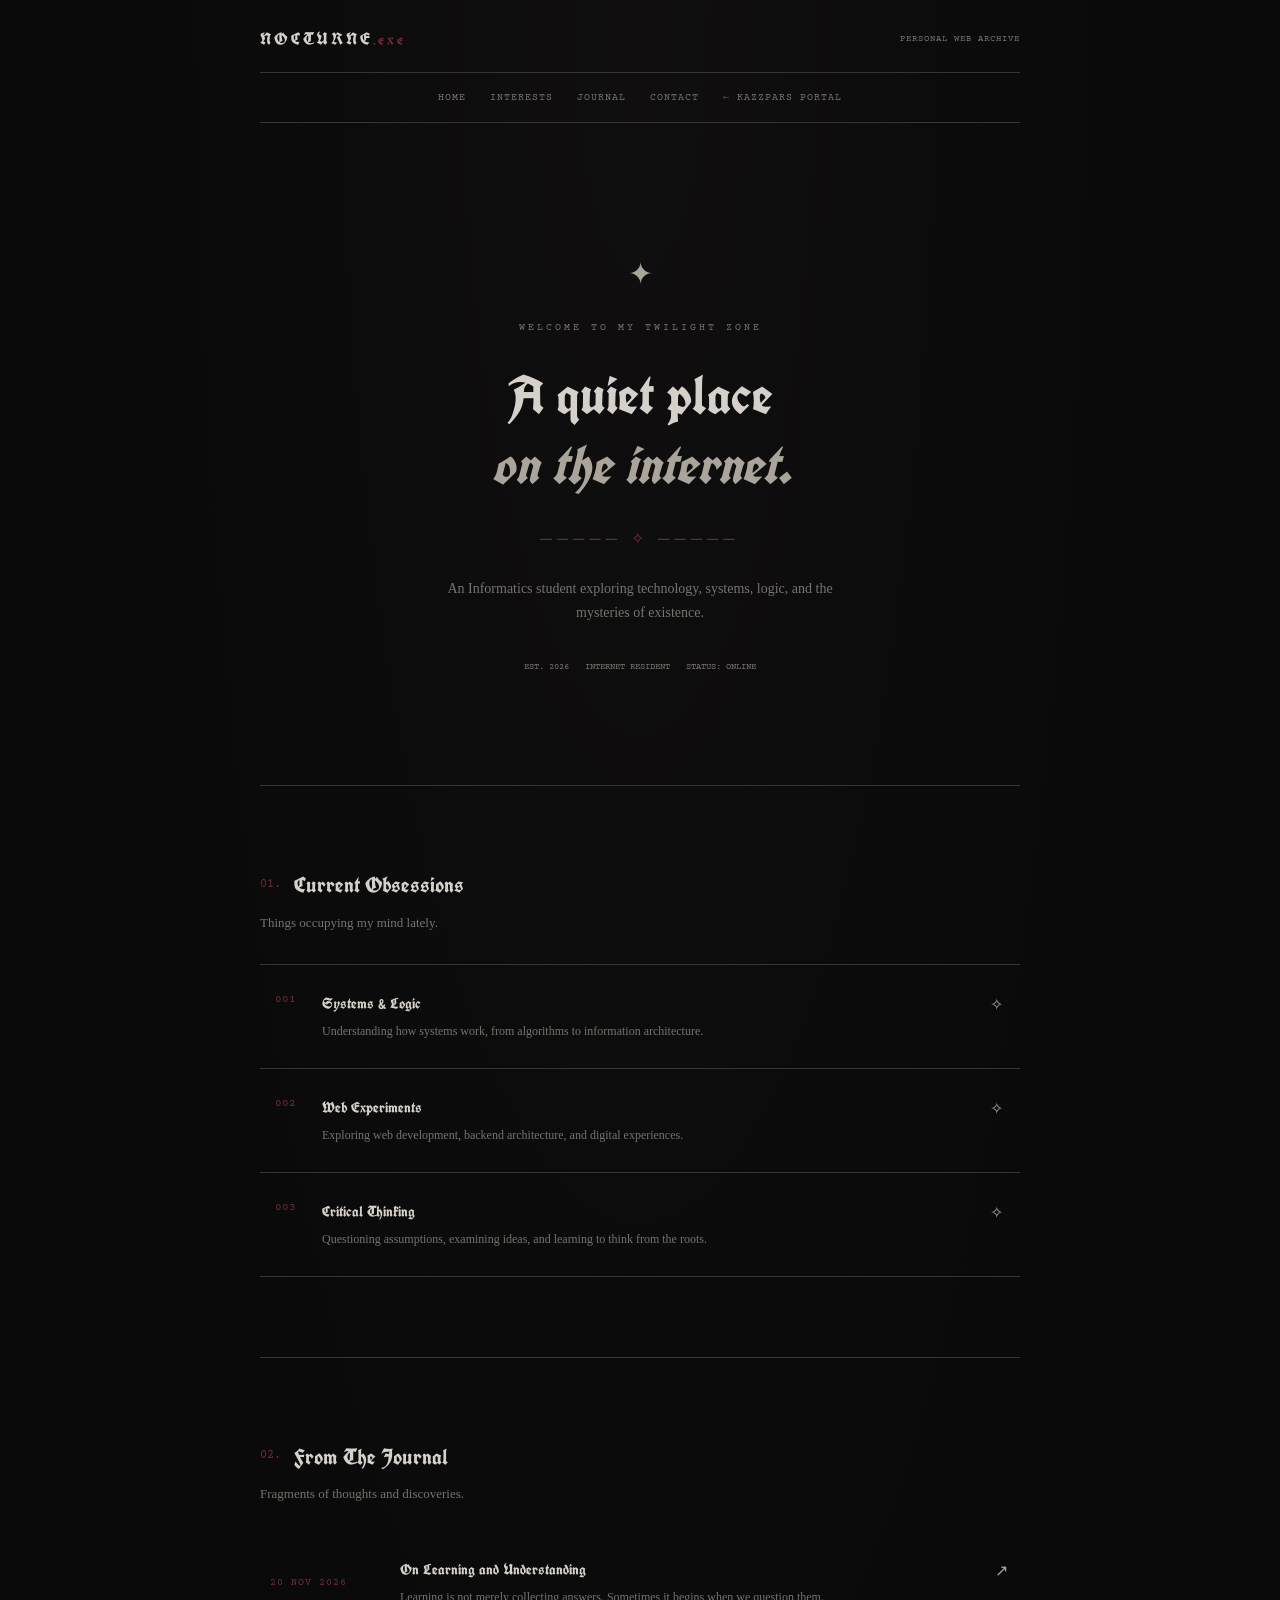
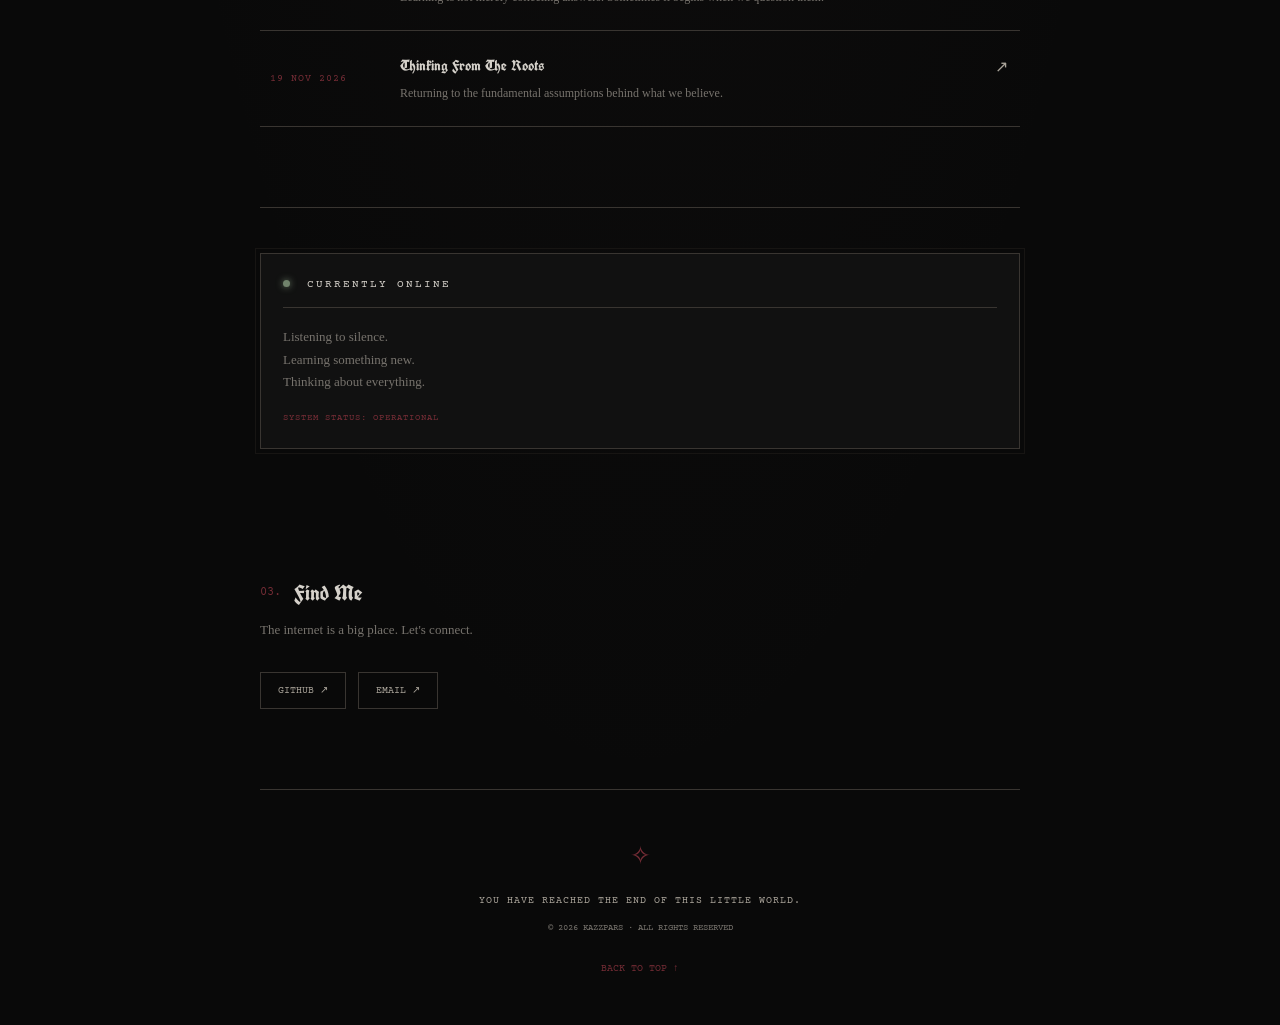
<file: docs/nocturne.html>
<!DOCTYPE html>
<html lang="en">
<head>
    <meta charset="UTF-8">
    <meta name="viewport" content="width=device-width, initial-scale=1.0">
    <meta name="theme-color" content="#090909">
    <meta name="description" content="A personal digital sanctuary by Kazzpars.">
    <title>NOCTURNE — Personal Archive</title>

    <link rel="preconnect" href="https://fonts.googleapis.com">
    <link rel="preconnect" href="https://fonts.gstatic.com" crossorigin>
	<link href="https://fonts.googleapis.com/css2?family=UnifrakturCook:wght@700&family=Courier+Prime&display=swap" rel="stylesheet">
    <link rel="stylesheet" href="nocturne.css">
</head>
<body>

    <div class="page-wrapper">

        <!-- HEADER -->
        <header class="site-header">
            <a href="#" class="logo">NOCTURNE<span>.EXE</span></a>
            <span class="header-status">PERSONAL WEB ARCHIVE</span>
        </header>

        <!-- NAVIGATION -->
        <nav class="navigation">
            <a href="#home">HOME</a>
            <a href="#interests">INTERESTS</a>
            <a href="#journal">JOURNAL</a>
            <a href="#contact">CONTACT</a>
            <a href="index.html">← KAZZPARS PORTAL</a>
        </nav>

        <!-- HERO -->
        <main>
            <section class="hero" id="home">
                <div class="hero-symbol">✦</div>

                <p class="eyebrow">WELCOME TO MY TWILIGHT ZONE</p>

                <h1>
                    A quiet place<br>
                    <span>on the internet.</span>
                </h1>

                <div class="ornament">───── ✧ ─────</div>

                <p class="hero-description">
                    An Informatics student exploring technology,
                    systems, logic, and the mysteries of existence.
                </p>

                <div class="hero-meta">
                    <span>EST. 2026</span>
                    <span>INTERNET RESIDENT</span>
                    <span>STATUS: ONLINE</span>
                </div>
            </section>

            <!-- INTERESTS -->
            <section class="content-section" id="interests">
                <div class="section-heading">
                    <span>01.</span>
                    <h2>Current Obsessions</h2>
                </div>

                <p class="section-intro">
                    Things occupying my mind lately.
                </p>

                <div class="interest-list">
                    <article class="interest-item">
                        <span class="item-number">001</span>
                        <div>
                            <h3>Systems & Logic</h3>
                            <p>
                                Understanding how systems work,
                                from algorithms to information architecture.
                            </p>
                        </div>
                        <span class="item-symbol">✧</span>
                    </article>

                    <article class="interest-item">
                        <span class="item-number">002</span>
                        <div>
                            <h3>Web Experiments</h3>
                            <p>
                                Exploring web development, backend
                                architecture, and digital experiences.
                            </p>
                        </div>
                        <span class="item-symbol">✧</span>
                    </article>

                    <article class="interest-item">
                        <span class="item-number">003</span>
                        <div>
                            <h3>Critical Thinking</h3>
                            <p>
                                Questioning assumptions, examining ideas,
                                and learning to think from the roots.
                            </p>
                        </div>
                        <span class="item-symbol">✧</span>
                    </article>
                </div>
            </section>

            <!-- JOURNAL -->
            <section class="content-section" id="journal">
                <div class="section-heading">
                    <span>02.</span>
                    <h2>From The Journal</h2>
                </div>

                <p class="section-intro">
                    Fragments of thoughts and discoveries.
                </p>

                <div class="journal-list">
                    <article class="journal-entry">
                        <div class="journal-date">20 NOV 2026</div>
                        <div>
                            <h3>On Learning and Understanding</h3>
                            <p>
                                Learning is not merely collecting answers.
                                Sometimes it begins when we question them.
                            </p>
                        </div>
                        <span>↗</span>
                    </article>

                    <article class="journal-entry">
                        <div class="journal-date">19 NOV 2026</div>
                        <div>
                            <h3>Thinking From The Roots</h3>
                            <p>
                                Returning to the fundamental assumptions
                                behind what we believe.
                            </p>
                        </div>
                        <span>↗</span>
                    </article>
                </div>
            </section>

            <!-- STATUS -->
            <section class="status-panel">
                <div class="status-title">
                    <span class="status-indicator"></span>
                    CURRENTLY ONLINE
                </div>

                <div class="status-content">
                    <p>Listening to silence.</p>
                    <p>Learning something new.</p>
                    <p>Thinking about everything.</p>
                </div>

                <div class="status-footer">
                    SYSTEM STATUS: OPERATIONAL
                </div>
            </section>

            <!-- CONTACT -->
            <section class="content-section contact-section" id="contact">
                <div class="section-heading">
                    <span>03.</span>
                    <h2>Find Me</h2>
                </div>

                <p class="section-intro">
                    The internet is a big place. Let's connect.
                </p>

                <div class="contact-links">
                    <a href="https://github.com/rid-acrh238" target="_blank" rel="noopener noreferrer">GITHUB ↗</a>
                    <a href="mailto:kazzpars0@gmail.com">EMAIL ↗</a>
                </div>
            </section>
        </main>

        <!-- FOOTER -->
        <footer class="site-footer">
            <div class="footer-symbol">✧</div>
            <p>YOU HAVE REACHED THE END OF THIS LITTLE WORLD.</p>
            <span>© 2026 KAZZPARS · ALL RIGHTS RESERVED</span>
            <a href="#home">BACK TO TOP ↑</a>
        </footer>

    </div>

    <script src="nocturne.js"></script>
</body>
</html>
</file>
<file: docs/nocturne.css>
/* =========================
   NOCTURNE — GOTHIC Y2K
========================= */

:root {
    --bg: #090909;
    --surface: #111111;
    --surface-light: #181818;
    --text: #d5d1ca;
    --muted: #77736d;
    --silver: #aaa49a;
    --red: #762d36;
    --border: #393531;
	--font-gothic: 'UniFrakturCook', serif;
	--font-body: Georgia, serif;
	--font-mono: 'Courier Prime', monospace
}

* {
    margin: 0;
    padding: 0;
    box-sizing: border-box;
    scroll-behavior: smooth;
}

body {
    background-color: var(--bg);
    color: var(--text);
    font-family: Georgia, serif;
    line-height: 1.7;
    background-image:
        radial-gradient(
            ellipse at top,
            rgba(90, 70, 70, 0.09),
            transparent 65%
        );
}

a {
    color: inherit;
    text-decoration: none;
}

.page-wrapper {
    width: min(100% - 36px, 760px);
    margin: auto;
}



/* HEADER */

.site-header {
    display: flex;
    justify-content: space-between;
    align-items: center;
    padding: 25px 0 18px;
    border-bottom: 1px solid var(--border);
}



.logo {
    font-family: var(--font-gothic);
    font-size: 17px;
    letter-spacing: 3px;
}

.logo span {
    color: var(--red);
    font-size: 10px;
}

.header-status {
    font-family: 'Courier Prime', monospace;
    font-size: 9px;
    color: var(--muted);
    letter-spacing: 1px;
}

/* NAVIGATION */

.navigation {
    display: flex;
    justify-content: center;
    gap: 24px;
    padding: 16px 0;
    border-bottom: 1px solid var(--border);
    flex-wrap: wrap;
}

.navigation a {
    font-family: 'Courier Prime', monospace;
    font-size: 10px;
    color: var(--muted);
    letter-spacing: 1px;
    transition: color .25s;
}

.navigation a:hover {
    color: var(--silver);
}

/* HERO */

.hero {
    text-align: center;
    padding: 95px 10px 85px;
    border-bottom: 1px solid var(--border);
}

.hero-symbol {
    font-size: 30px;
    color: var(--silver);
    margin-bottom: 20px;
}

.eyebrow {
    font-family: 'Courier Prime', monospace;
    color: var(--muted);
    font-size: 10px;
    letter-spacing: 3px;
}

.hero h1 {
    font-family: var(--font-gothic);
    font-weight: 400;
    font-size: clamp(32px, 8vw, 54px);
    line-height: 1.3;
    margin: 24px 0;
}

.hero h1 span {
    color: var(--silver);
    font-style: italic;
}

.ornament {
    color: var(--red);
    margin: 25px 0;
    letter-spacing: 5px;
}

.hero-description {
    max-width: 420px;
    margin: auto;
    color: var(--muted);
    font-size: 14px;
}

.hero-meta {
    display: flex;
    justify-content: center;
    flex-wrap: wrap;
    gap: 16px;
    margin-top: 35px;
}

.hero-meta span {
    font-family: 'Courier Prime', monospace;
    color: var(--muted);
    font-size: 9px;
}

/* SECTIONS */

.content-section {
    padding: 65px 0;
    border-bottom: 1px solid var(--border);
}

.section-heading {
    display: flex;
    align-items: center;
    gap: 13px;
}

.section-heading > span {
    color: var(--red);
    font-family: 'Courier Prime', monospace;
    font-size: 12px;
}

.section-heading h2 {
    font-family: var(--font-gothic);
    font-weight: 500;
    font-size: 22px;
}

.section-intro {
    font-size: 13px;
    color: var(--muted);
    margin: 8px 0 30px;
}

/* INTERESTS */

.interest-list {
    border-top: 1px solid var(--border);
}

.interest-item {
    display: grid;
    grid-template-columns: 35px 1fr 15px;
    gap: 12px;
    padding: 23px 10px;
    border-bottom: 1px solid var(--border);
    transition: background .3s;
}

.interest-item:hover {
    background: var(--surface);
}

.item-number {
    font-family: 'Courier Prime', monospace;
    color: var(--red);
    font-size: 11px;
}

.interest-item h3,
.journal-entry h3 {
    font-family: var(--font-gothic);
    font-size: 15px;
    font-weight: 500;
}

.interest-item p,
.journal-entry p {
    color: var(--muted);
    font-size: 12px;
    margin-top: 5px;
}

.item-symbol {
    color: var(--silver);
}

/* JOURNAL */

.journal-entry {
    display: grid;
    grid-template-columns: 1fr 15px;
    gap: 10px;
    padding: 22px 10px;
    border-bottom: 1px solid var(--border);
}

.journal-date {
    grid-column: 1 / -1;
    font-family: 'Courier Prime', monospace;
    font-size: 10px;
    color: var(--red);
    letter-spacing: 1px;
}

.journal-entry > span {
    color: var(--silver);
}

/* STATUS PANEL */

.status-panel {
    margin: 45px 0;
    padding: 22px;
    background: var(--surface);
    border: 1px solid var(--border);
    outline: 1px solid #171513;
    outline-offset: 4px;
}

.status-title {
    font-family: 'Courier Prime', monospace;
    font-size: 11px;
    letter-spacing: 2px;
    padding-bottom: 13px;
    border-bottom: 1px solid var(--border);
}

.status-indicator {
    display: inline-block;
    width: 7px;
    height: 7px;
    border-radius: 50%;
    background: #71836c;
    margin-right: 8px;
    box-shadow: 0 0 7px #71836c;
}

.status-content {
    padding: 18px 0;
    color: var(--muted);
    font-size: 13px;
}

.status-footer {
    font-family: 'Courier Prime', monospace;
    font-size: 9px;
    color: var(--red);
    letter-spacing: 1px;
}

/* CONTACT */

.contact-links {
    display: flex;
    gap: 12px;
    flex-wrap: wrap;
}

.contact-links a {
    border: 1px solid var(--border);
    padding: 9px 17px;
    font-family: 'Courier Prime', monospace;
    font-size: 10px;
    color: var(--silver);
    transition: .3s;
}

.contact-links a:hover {
    background: var(--red);
    border-color: var(--red);
    color: white;
}

/* FOOTER */

.site-footer {
    text-align: center;
    padding: 45px 10px;
}

.footer-symbol {
    color: var(--red);
    font-size: 25px;
    margin-bottom: 15px;
}

.site-footer p {
    font-family: 'Courier Prime', monospace;
    font-size: 10px;
    color: var(--silver);
    letter-spacing: 1px;
}

.site-footer span {
    display: block;
    color: var(--muted);
    font-family: 'Courier Prime', monospace;
    font-size: 9px;
    margin: 12px 0;
}

.site-footer a {
    display: inline-block;
    font-family: 'Courier Prime', monospace;
    font-size: 10px;
    color: var(--red);
    margin-top: 12px;
}

/* DESKTOP */

@media (min-width: 700px) {
    .page-wrapper {
        width: min(100% - 60px, 760px);
    }

    .hero {
        padding: 125px 20px 110px;
    }

    .content-section {
        padding: 80px 0;
    }

    .interest-item {
        padding: 26px 15px;
    }

    .journal-entry {
        grid-template-columns: 120px 1fr 15px;
    }

    .journal-date {
        grid-column: auto;
        align-self: center;
    }
}
</file>
